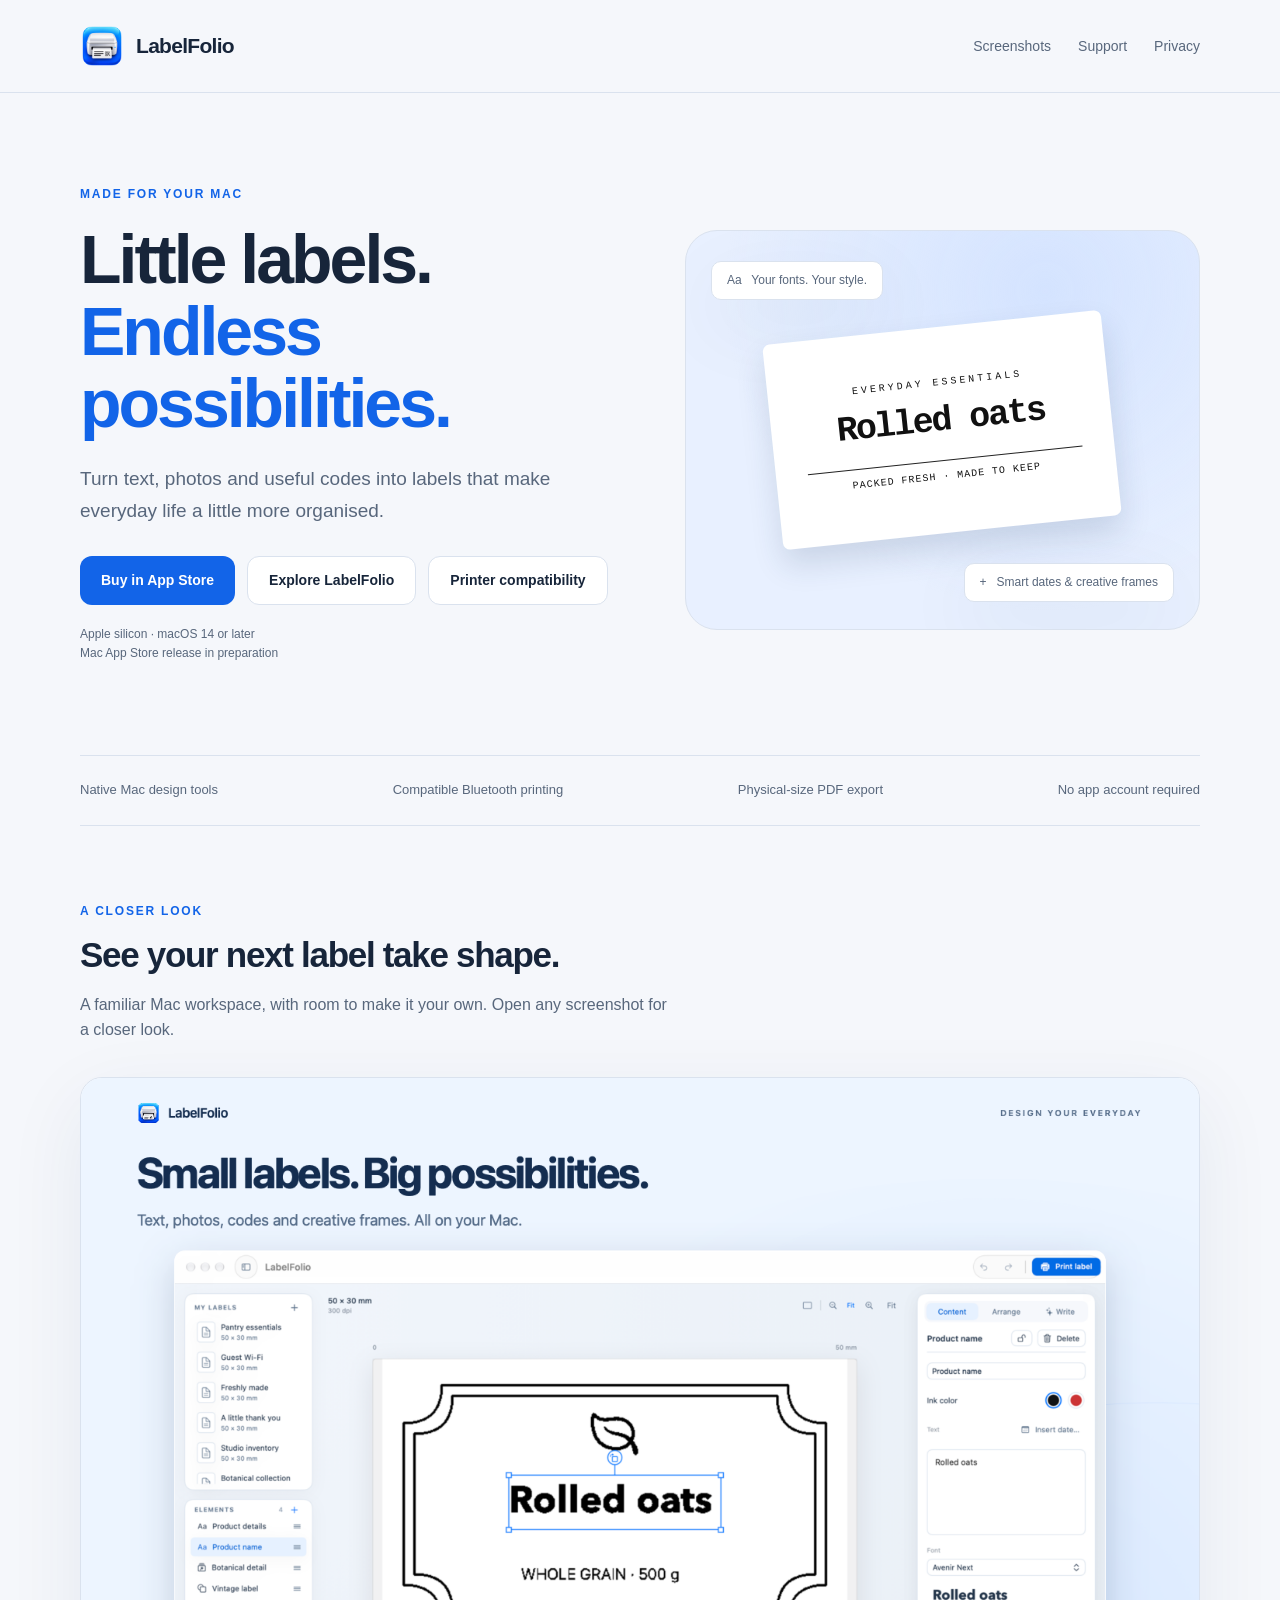
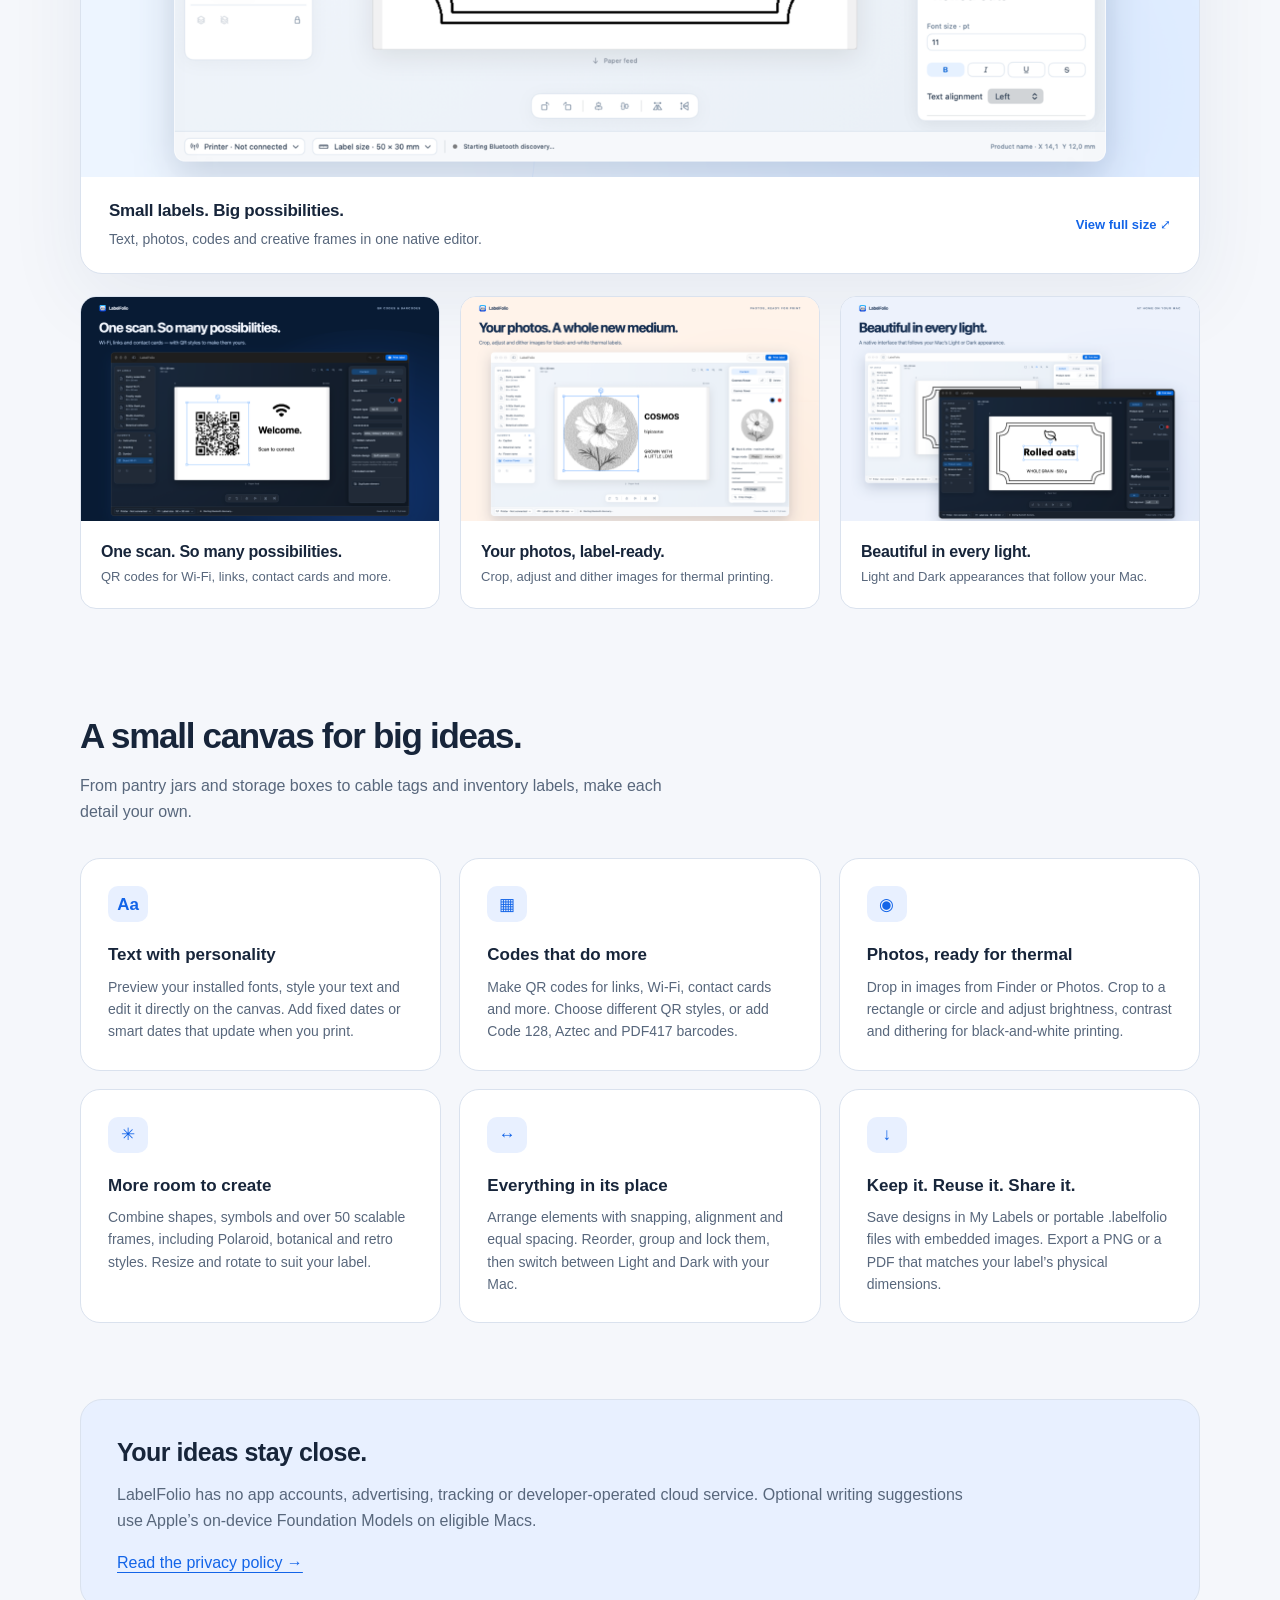
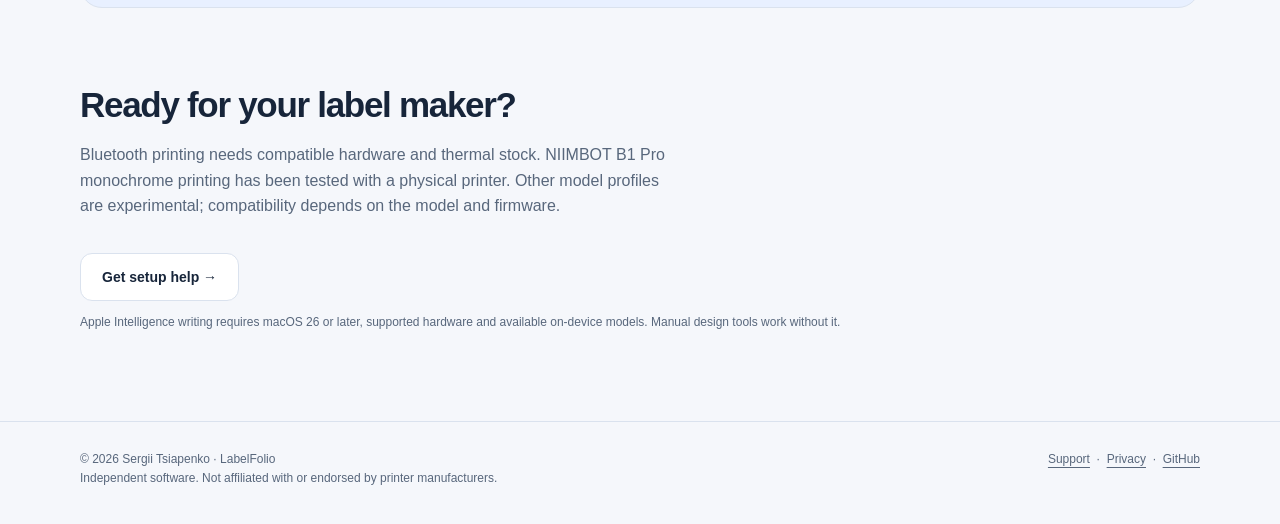
<file: index.html>
<!doctype html>
<html lang="en"><head><meta charset="utf-8"><meta name="viewport" content="width=device-width,initial-scale=1"><title>LabelFolio — Label Maker for Mac</title><meta name="description" content="Design thermal labels on your Mac with text, photos, QR codes, barcodes and creative frames. Print to compatible Bluetooth printers or export a physical-size PDF."><meta name="theme-color" content="#1264e8"><link rel="canonical" href="https://mosher23.github.io/LabelFolio/"><link rel="icon" href="app-icon.png"><link rel="stylesheet" href="styles.css?v=20261027-2"><script src="screenshots.js" defer></script></head>
<body><a class="skip" href="#main">Skip to content</a><header><nav class="wrap" aria-label="Main navigation"><a class="brand" href="./"><img src="app-icon.png" alt="" width="44" height="44">LabelFolio</a><div class="links"><a href="#screenshots">Screenshots</a><a href="support.html">Support</a><a href="privacy.html">Privacy</a></div></nav></header>
<main id="main" class="wrap"><section class="hero"><div><div class="eyebrow">Made for your Mac</div><h1>Little labels.<br><span>Endless possibilities.</span></h1><p class="lead">Turn text, photos and useful codes into labels that make everyday life a little more organised.</p><div class="actions"><a class="button" href="https://apps.apple.com/app/id6827127862?mt=12">Buy in App Store</a><a class="button secondary" href="#screenshots">Explore LabelFolio</a><a class="button secondary" href="support.html">Printer compatibility</a></div><p class="fine">Apple silicon · macOS 14 or later<br>Mac App Store release in preparation</p></div><div class="stage" role="img" aria-label="Illustrative pantry label reading Everyday essentials, Rolled oats, Packed fresh, with text and smart date tool badges"><div class="chip top">Aa &nbsp; Your fonts. Your style.</div><div class="label"><span class="tag">Everyday essentials</span><strong>Rolled oats</strong><span class="rule"></span><span class="detail">PACKED FRESH · MADE TO KEEP</span></div><div class="chip bottom">+ &nbsp; Smart dates &amp; creative frames</div></div></section>
<div class="strip"><span>Native Mac design tools</span><span>Compatible Bluetooth printing</span><span>Physical-size PDF export</span><span>No app account required</span></div>
<section id="screenshots" class="section screenshot-section" aria-labelledby="screenshots-title">
<div class="eyebrow">A closer look</div>
<h2 id="screenshots-title">See your next label take shape.</h2>
<p class="section-intro">A familiar Mac workspace, with room to make it your own. Open any screenshot for a closer look.</p>
<figure class="screenshot-feature">
<a class="screenshot-link" href="screenshots/design-full.png" data-screenshot aria-haspopup="dialog" aria-controls="screenshot-modal" aria-label="Open full-size screenshot of the LabelFolio editor in a popup"><img src="screenshots/design.png" width="1440" height="900" loading="lazy" decoding="async" alt="LabelFolio in Light appearance, designing a Rolled oats pantry label with a vintage border, font preview and draggable text handles."></a>
<figcaption><div><h3>Small labels. Big possibilities.</h3><p>Text, photos, codes and creative frames in one native editor.</p></div><a href="screenshots/design-full.png" data-screenshot aria-haspopup="dialog" aria-controls="screenshot-modal" aria-label="View the label designer screenshot full size in a popup">View full size <span aria-hidden="true">⤢</span></a></figcaption>
</figure>
<div class="screenshot-grid">
<figure class="screenshot-card"><a class="screenshot-link" href="screenshots/qr-codes-full.png" data-screenshot aria-haspopup="dialog" aria-controls="screenshot-modal" aria-label="Open full-size Wi-Fi QR code screenshot in a popup"><img src="screenshots/qr-codes.png" width="1440" height="900" loading="lazy" decoding="async" alt="LabelFolio in Dark appearance, creating a guest Wi-Fi label with a QR code and Wi-Fi content settings."></a><figcaption><h3>One scan. So many possibilities.</h3><p>QR codes for Wi-Fi, links, contact cards and more.</p></figcaption></figure>
<figure class="screenshot-card"><a class="screenshot-link" href="screenshots/photo-tools-full.png" data-screenshot aria-haspopup="dialog" aria-controls="screenshot-modal" aria-label="Open full-size photo tools screenshot in a popup"><img src="screenshots/photo-tools.png" width="1440" height="900" loading="lazy" decoding="async" alt="A circular black-and-white cosmos flower label in LabelFolio, with photo dithering, brightness, contrast and cropping controls."></a><figcaption><h3>Your photos, label-ready.</h3><p>Crop, adjust and dither images for thermal printing.</p></figcaption></figure>
<figure class="screenshot-card"><a class="screenshot-link" href="screenshots/light-and-dark-full.png" data-screenshot aria-haspopup="dialog" aria-controls="screenshot-modal" aria-label="Open full-size Light and Dark appearance screenshot in a popup"><img src="screenshots/light-and-dark.png" width="1440" height="900" loading="lazy" decoding="async" alt="The same pantry label in LabelFolio’s Light and Dark appearances, following the Mac’s system setting."></a><figcaption><h3>Beautiful in every light.</h3><p>Light and Dark appearances that follow your Mac.</p></figcaption></figure>
</div></section>
<section id="features" class="section"><h2>A small canvas for big ideas.</h2><p class="section-intro">From pantry jars and storage boxes to cable tags and inventory labels, make each detail your own.</p><div class="grid">
<article class="card"><span class="mark" aria-hidden="true">Aa</span><h3>Text with personality</h3><p>Preview your installed fonts, style your text and edit it directly on the canvas. Add fixed dates or smart dates that update when you print.</p></article>
<article class="card"><span class="mark" aria-hidden="true">▦</span><h3>Codes that do more</h3><p>Make QR codes for links, Wi-Fi, contact cards and more. Choose different QR styles, or add Code 128, Aztec and PDF417 barcodes.</p></article>
<article class="card"><span class="mark" aria-hidden="true">◉</span><h3>Photos, ready for thermal</h3><p>Drop in images from Finder or Photos. Crop to a rectangle or circle and adjust brightness, contrast and dithering for black-and-white printing.</p></article>
<article class="card"><span class="mark" aria-hidden="true">✳</span><h3>More room to create</h3><p>Combine shapes, symbols and over 50 scalable frames, including Polaroid, botanical and retro styles. Resize and rotate to suit your label.</p></article>
<article class="card"><span class="mark" aria-hidden="true">↔</span><h3>Everything in its place</h3><p>Arrange elements with snapping, alignment and equal spacing. Reorder, group and lock them, then switch between Light and Dark with your Mac.</p></article>
<article class="card"><span class="mark" aria-hidden="true">↓</span><h3>Keep it. Reuse it. Share it.</h3><p>Save designs in My Labels or portable .labelfolio files with embedded images. Export a PNG or a PDF that matches your label’s physical dimensions.</p></article>
</div></section>
<section class="callout"><h2>Your ideas stay close.</h2><p>LabelFolio has no app accounts, advertising, tracking or developer-operated cloud service. Optional writing suggestions use Apple’s on-device Foundation Models on eligible Macs.</p><a href="privacy.html">Read the privacy policy →</a></section>
<section class="section"><h2>Ready for your label maker?</h2><p class="section-intro">Bluetooth printing needs compatible hardware and thermal stock. NIIMBOT B1 Pro monochrome printing has been tested with a physical printer. Other model profiles are experimental; compatibility depends on the model and firmware.</p><a class="button secondary" href="support.html">Get setup help →</a><p class="fine">Apple Intelligence writing requires macOS 26 or later, supported hardware and available on-device models. Manual design tools work without it.</p></section></main>
<footer><div class="wrap foot"><span>© 2026 Sergii Tsiapenko · LabelFolio</span><span><a href="support.html">Support</a> &nbsp;·&nbsp; <a href="privacy.html">Privacy</a> &nbsp;·&nbsp; <a href="https://github.com/Mosher23/LabelFolio">GitHub</a></span></div><p class="wrap fine">Independent software. Not affiliated with or endorsed by printer manufacturers.</p></footer><dialog id="screenshot-modal" class="screenshot-modal" aria-labelledby="screenshot-modal-title">
<div class="lightbox-header"><h2 id="screenshot-modal-title">LabelFolio screenshot</h2><div class="lightbox-tools"><button class="lightbox-zoom" type="button" aria-pressed="false" aria-label="Zoom screenshot to actual size">Zoom in</button><button class="lightbox-close" type="button" aria-label="Close screenshot" autofocus>×</button></div></div>
<div class="lightbox-image-wrap"><img id="screenshot-modal-image" alt="" width="2880" height="1800"></div>
<div class="lightbox-footer"><p id="screenshot-modal-counter" aria-live="polite"></p><div class="lightbox-navigation"><button type="button" data-direction="-1" aria-label="Previous screenshot">← Previous</button><button type="button" data-direction="1" aria-label="Next screenshot">Next →</button></div></div>
</dialog>
</body></html>
</file>
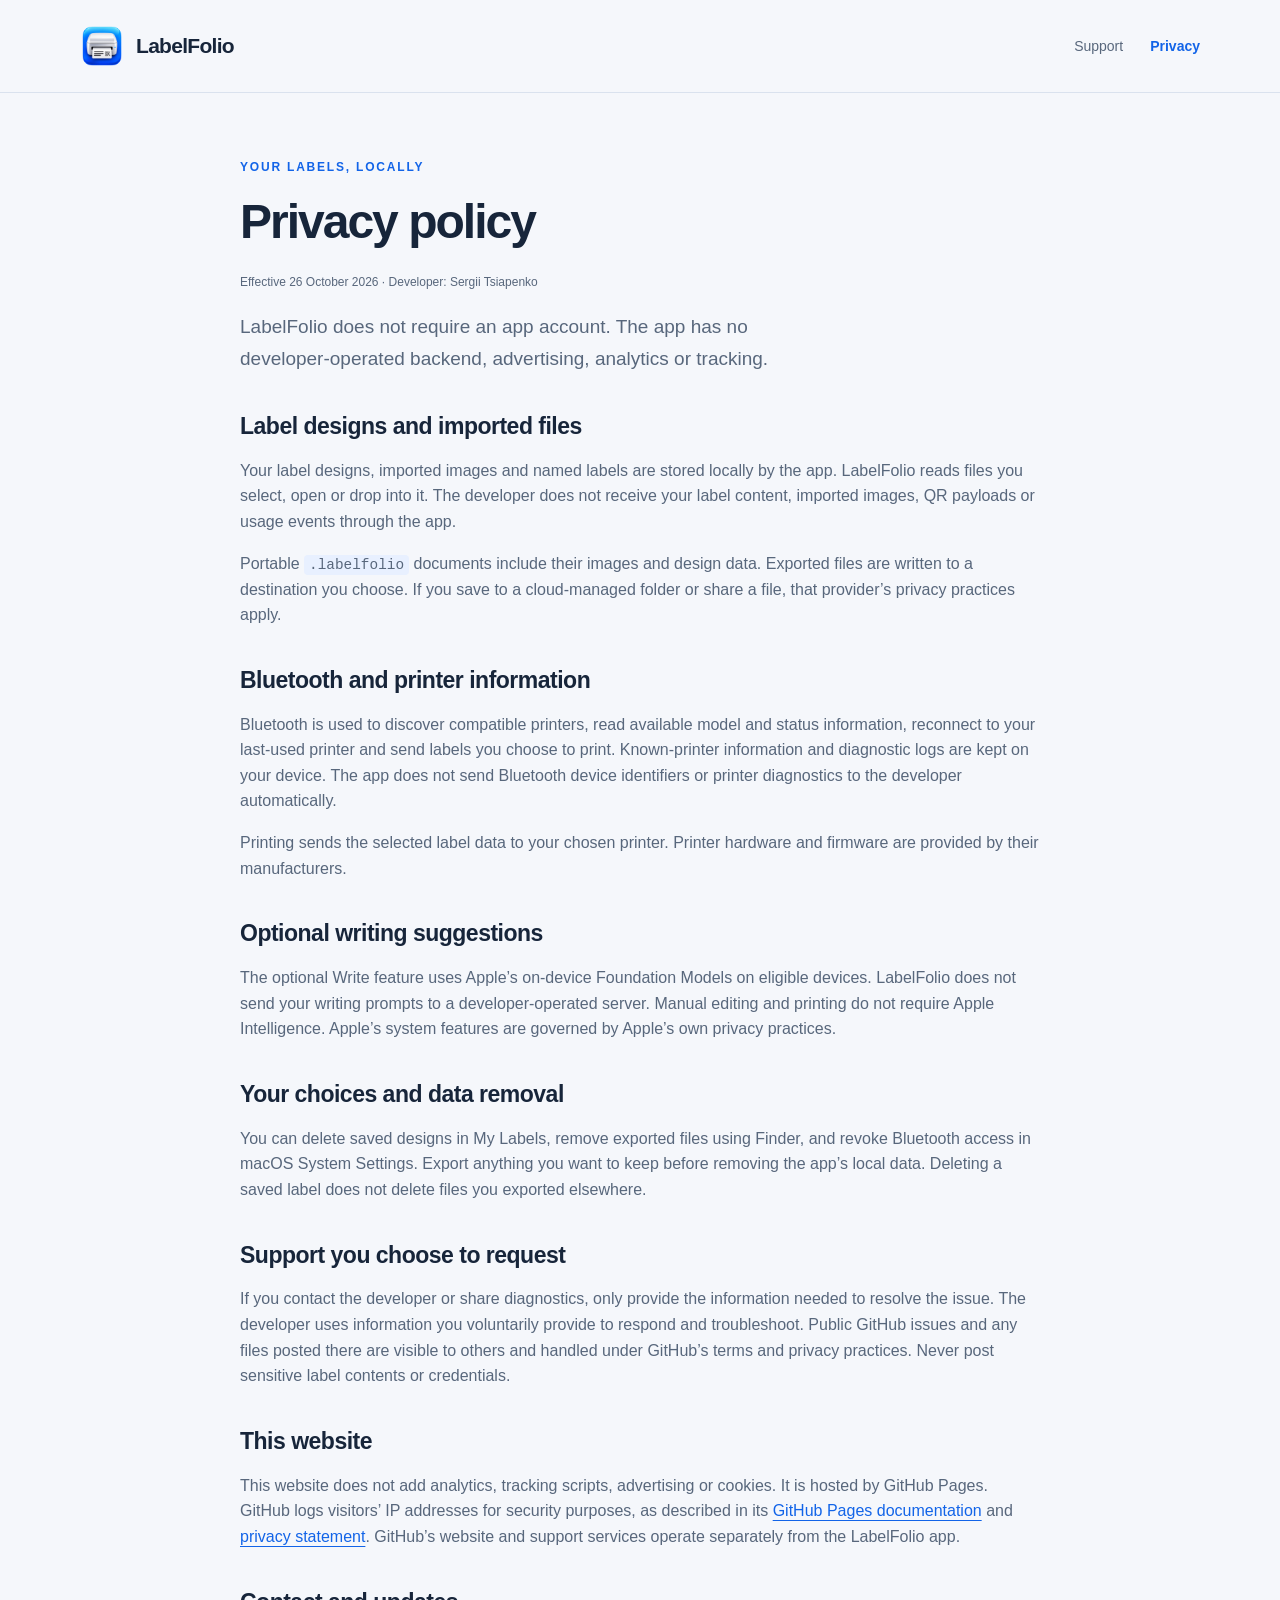
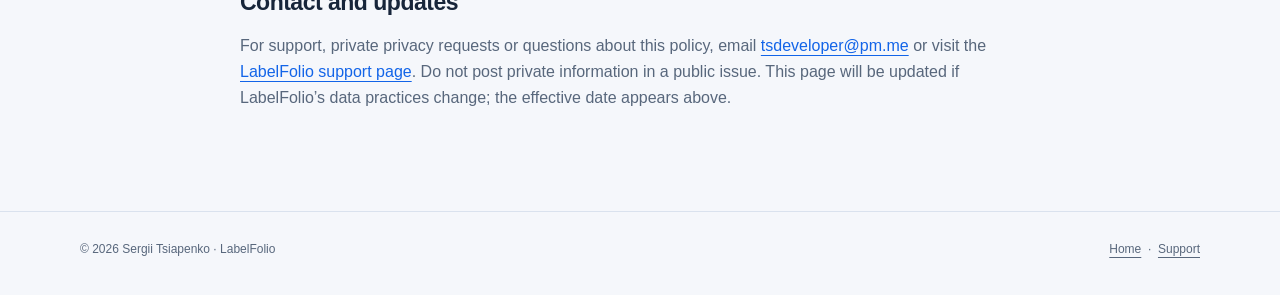
<file: privacy.html>
<!doctype html>
<html lang="en"><head><meta charset="utf-8"><meta name="viewport" content="width=device-width,initial-scale=1"><title>LabelFolio Privacy Policy</title><meta name="description" content="How LabelFolio handles local label designs, images, Bluetooth printing, optional on-device writing and support requests."><link rel="canonical" href="https://mosher23.github.io/LabelFolio/privacy.html"><link rel="icon" href="app-icon.png"><link rel="stylesheet" href="styles.css"></head><body><a class="skip" href="#main">Skip to content</a><header><nav class="wrap" aria-label="Main navigation"><a class="brand" href="./"><img src="app-icon.png" width="44" height="44" alt="">LabelFolio</a><div class="links"><a href="support.html">Support</a><a aria-current="page" href="privacy.html">Privacy</a></div></nav></header><main id="main" class="wrap page"><div class="eyebrow">Your labels, locally</div><h1>Privacy policy</h1><p class="fine">Effective 26 October 2026 · Developer: Sergii Tsiapenko</p><p class="lead">LabelFolio does not require an app account. The app has no developer-operated backend, advertising, analytics or tracking.</p>
<h2>Label designs and imported files</h2><p>Your label designs, imported images and named labels are stored locally by the app. LabelFolio reads files you select, open or drop into it. The developer does not receive your label content, imported images, QR payloads or usage events through the app.</p><p>Portable <code>.labelfolio</code> documents include their images and design data. Exported files are written to a destination you choose. If you save to a cloud-managed folder or share a file, that provider’s privacy practices apply.</p>
<h2>Bluetooth and printer information</h2><p>Bluetooth is used to discover compatible printers, read available model and status information, reconnect to your last-used printer and send labels you choose to print. Known-printer information and diagnostic logs are kept on your device. The app does not send Bluetooth device identifiers or printer diagnostics to the developer automatically.</p><p>Printing sends the selected label data to your chosen printer. Printer hardware and firmware are provided by their manufacturers.</p>
<h2>Optional writing suggestions</h2><p>The optional Write feature uses Apple’s on-device Foundation Models on eligible devices. LabelFolio does not send your writing prompts to a developer-operated server. Manual editing and printing do not require Apple Intelligence. Apple’s system features are governed by Apple’s own privacy practices.</p>
<h2>Your choices and data removal</h2><p>You can delete saved designs in My Labels, remove exported files using Finder, and revoke Bluetooth access in macOS System Settings. Export anything you want to keep before removing the app’s local data. Deleting a saved label does not delete files you exported elsewhere.</p>
<h2>Support you choose to request</h2><p>If you contact the developer or share diagnostics, only provide the information needed to resolve the issue. The developer uses information you voluntarily provide to respond and troubleshoot. Public GitHub issues and any files posted there are visible to others and handled under GitHub’s terms and privacy practices. Never post sensitive label contents or credentials.</p>
<h2>This website</h2><p>This website does not add analytics, tracking scripts, advertising or cookies. It is hosted by GitHub Pages. GitHub logs visitors’ IP addresses for security purposes, as described in its <a href="https://docs.github.com/en/pages/getting-started-with-github-pages/what-is-github-pages#data-collection">GitHub Pages documentation</a> and <a href="https://docs.github.com/en/site-policy/privacy-policies/github-general-privacy-statement">privacy statement</a>. GitHub’s website and support services operate separately from the LabelFolio app.</p>
<h2>Contact and updates</h2><p>For support, private privacy requests or questions about this policy, email <a href="mailto:tsdeveloper@pm.me">tsdeveloper@pm.me</a> or visit the <a href="support.html#contact">LabelFolio support page</a>. Do not post private information in a public issue. This page will be updated if LabelFolio’s data practices change; the effective date appears above.</p></main><footer><div class="wrap foot"><span>© 2026 Sergii Tsiapenko · LabelFolio</span><span><a href="./">Home</a> &nbsp;·&nbsp; <a href="support.html">Support</a></span></div></footer></body></html>
</file>
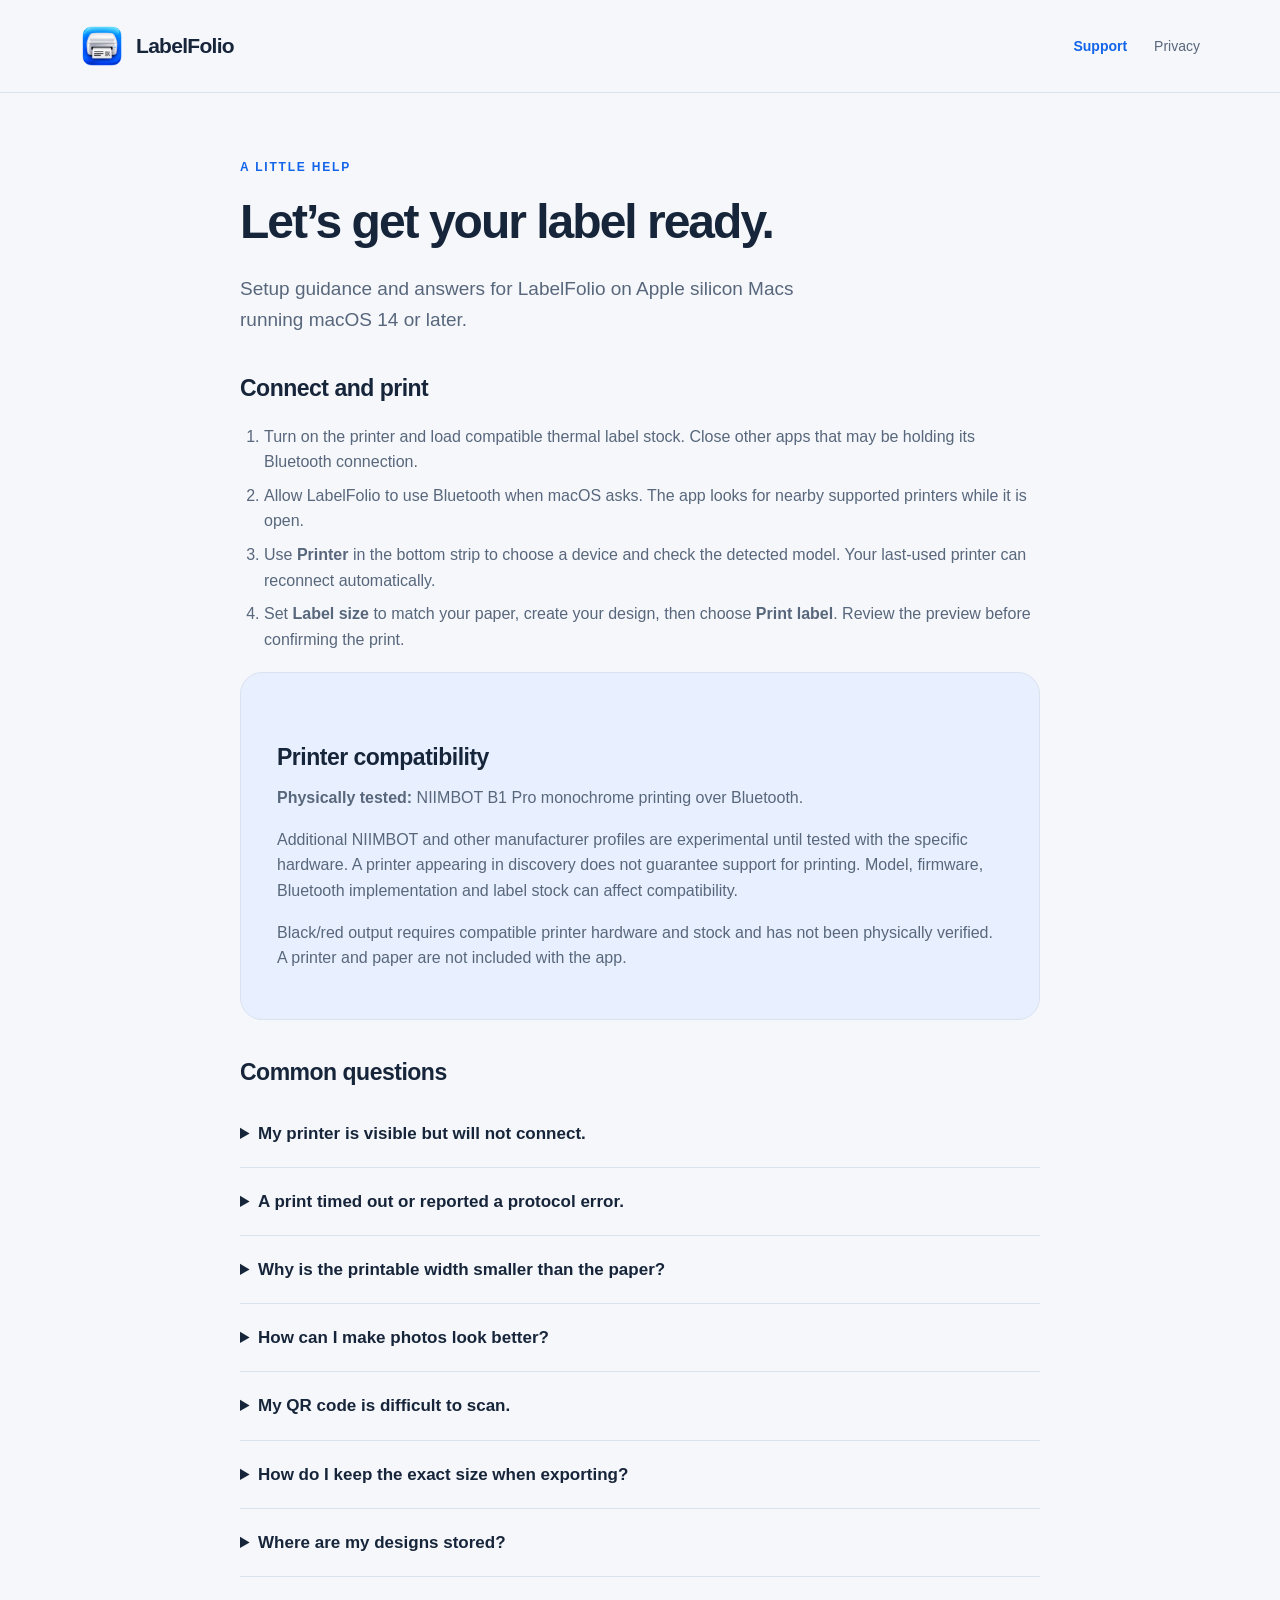
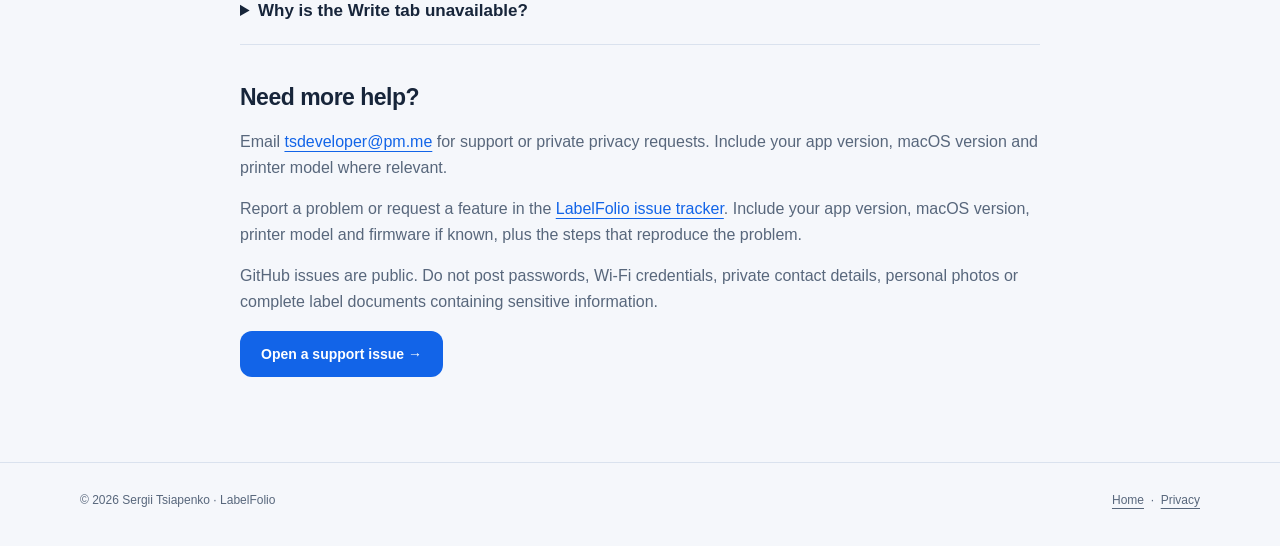
<file: support.html>
<!doctype html>
<html lang="en"><head><meta charset="utf-8"><meta name="viewport" content="width=device-width,initial-scale=1"><title>LabelFolio Support — Setup &amp; Printer Compatibility</title><meta name="description" content="Get help with LabelFolio for Mac: Bluetooth printers, label sizes, image quality, QR codes, documents and PDF export."><link rel="canonical" href="https://mosher23.github.io/LabelFolio/support.html"><link rel="icon" href="app-icon.png"><link rel="stylesheet" href="styles.css"></head><body><a class="skip" href="#main">Skip to content</a><header><nav class="wrap" aria-label="Main navigation"><a class="brand" href="./"><img src="app-icon.png" width="44" height="44" alt="">LabelFolio</a><div class="links"><a aria-current="page" href="support.html">Support</a><a href="privacy.html">Privacy</a></div></nav></header><main id="main" class="wrap page"><div class="eyebrow">A little help</div><h1>Let’s get your label ready.</h1><p class="lead">Setup guidance and answers for LabelFolio on Apple silicon Macs running macOS 14 or later.</p>
<h2>Connect and print</h2><ol><li>Turn on the printer and load compatible thermal label stock. Close other apps that may be holding its Bluetooth connection.</li><li>Allow LabelFolio to use Bluetooth when macOS asks. The app looks for nearby supported printers while it is open.</li><li>Use <strong>Printer</strong> in the bottom strip to choose a device and check the detected model. Your last-used printer can reconnect automatically.</li><li>Set <strong>Label size</strong> to match your paper, create your design, then choose <strong>Print label</strong>. Review the preview before confirming the print.</li></ol>
<section class="callout"><h2>Printer compatibility</h2><p><strong>Physically tested:</strong> NIIMBOT B1 Pro monochrome printing over Bluetooth.</p><p>Additional NIIMBOT and other manufacturer profiles are experimental until tested with the specific hardware. A printer appearing in discovery does not guarantee support for printing. Model, firmware, Bluetooth implementation and label stock can affect compatibility.</p><p>Black/red output requires compatible printer hardware and stock and has not been physically verified. A printer and paper are not included with the app.</p></section>
<h2>Common questions</h2>
<details><summary>My printer is visible but will not connect.</summary><p>Make sure it is awake, nearby and not connected to another phone or app. Check LabelFolio’s access in System Settings → Privacy &amp; Security → Bluetooth. Restart the printer, then select it in the Printer menu. After a deliberate disconnect, select it manually or relaunch LabelFolio to resume automatic reconnection.</p></details>
<details><summary>A print timed out or reported a protocol error.</summary><p>Check the paper before retrying: the printer may already have printed the label. Confirm the model and loaded stock. Open Help → Diagnostic to inspect the connection details. Share only the relevant lines after checking them for personal information.</p></details>
<details><summary>Why is the printable width smaller than the paper?</summary><p>The thermal print head may be narrower than the label stock. Use the paper’s physical size for the label and the detected printer’s printable area for artwork. Content outside that area is clipped when printed.</p></details>
<details><summary>How can I make photos look better?</summary><p>Select the image, choose Photo mode and adjust brightness and contrast. Dithering represents shading with black dots. Artwork / QR mode suits high-contrast graphics. Crop tightly around your subject and use a larger placement for more detail; a thermal printer cannot reproduce full-colour photo quality.</p></details>
<details><summary>My QR code is difficult to scan.</summary><p>Keep a clear white margin around it, avoid overlapping other artwork, and increase its physical size. Shorter content usually creates a simpler code. Test the printed result with the scanner you intend to use, especially with decorative styles.</p></details>
<details><summary>How do I keep the exact size when exporting?</summary><p>Set the label dimensions first, then export a PDF. Its page matches those dimensions. When printing the PDF from another application, choose actual size or 100% and matching paper; a “fit to page” option changes the physical size.</p></details>
<details><summary>Where are my designs stored?</summary><p>My Labels stores named designs locally. Save a portable <code>.labelfolio</code> document to a location you choose for backup or sharing. Images are embedded in the document. Files saved to a cloud-managed folder follow that provider’s settings.</p></details>
<details><summary>Why is the Write tab unavailable?</summary><p>Select a single Text element. Writing suggestions require an eligible Mac, macOS 26 or later, Apple Intelligence enabled and available on-device models. All manual editing tools work without Apple Intelligence.</p></details>
<h2 id="contact">Need more help?</h2><p>Email <a href="mailto:tsdeveloper@pm.me">tsdeveloper@pm.me</a> for support or private privacy requests. Include your app version, macOS version and printer model where relevant.</p><p>Report a problem or request a feature in the <a href="https://github.com/Mosher23/LabelFolio/issues">LabelFolio issue tracker</a>. Include your app version, macOS version, printer model and firmware if known, plus the steps that reproduce the problem.</p><p>GitHub issues are public. Do not post passwords, Wi-Fi credentials, private contact details, personal photos or complete label documents containing sensitive information.</p><a class="button" href="https://github.com/Mosher23/LabelFolio/issues/new">Open a support issue →</a></main><footer><div class="wrap foot"><span>© 2026 Sergii Tsiapenko · LabelFolio</span><span><a href="./">Home</a> &nbsp;·&nbsp; <a href="privacy.html">Privacy</a></span></div></footer></body></html>
</file>
<file: styles.css>
@charset "UTF-8";
:root{color-scheme:light dark;--bg:#f5f7fb;--surface:#fff;--ink:#17253a;--muted:#58677c;--line:#dae2ee;--blue:#1264e8;--wash:#e8f0ff;--shadow:0 24px 80px #233c6112;font-family:-apple-system,BlinkMacSystemFont,"Segoe UI",sans-serif;font-synthesis:none}
*{box-sizing:border-box}body{margin:0;background:var(--bg);color:var(--ink);line-height:1.6}a{color:var(--blue);text-underline-offset:4px}a:hover{text-decoration-thickness:2px}a:focus-visible,summary:focus-visible{outline:3px solid var(--blue);outline-offset:5px;border-radius:4px}.wrap{width:min(1120px,calc(100% - 48px));margin:auto}header{border-bottom:1px solid var(--line)}nav{min-height:92px;display:flex;align-items:center;justify-content:space-between;gap:20px}.brand{display:flex;gap:12px;align-items:center;text-decoration:none;color:var(--ink);font-size:21px;font-weight:750;letter-spacing:-.7px}.brand img{width:44px;height:44px;border-radius:11px}.links{display:flex;gap:27px;align-items:center}.links a{font-size:14px;text-decoration:none;color:var(--muted)}.links a[aria-current=page]{color:var(--blue);font-weight:650}.hero{display:grid;grid-template-columns:1.05fr 1fr;align-items:center;gap:64px;padding:92px 0 80px}.eyebrow{color:var(--blue);font-size:12px;font-weight:750;letter-spacing:1.8px;text-transform:uppercase}h1{font-size:clamp(42px,5.4vw,68px);line-height:1.06;letter-spacing:-3px;margin:19px 0 24px;font-weight:760}h1 span{color:var(--blue)}.lead{font-size:19px;color:var(--muted);max-width:590px;line-height:1.65}.actions{display:flex;gap:12px;flex-wrap:wrap;margin:30px 0 20px}.button{display:inline-flex;align-items:center;justify-content:center;padding:12px 21px;border-radius:12px;background:var(--blue);color:white;text-decoration:none;font-size:14px;font-weight:650}.button.secondary{background:var(--surface);color:var(--ink);border:1px solid var(--line)}.fine{font-size:12px;color:var(--muted)}.stage{position:relative;min-height:400px;display:grid;place-items:center;background:radial-gradient(circle at 70% 15%,#c4d9ff8c,transparent 65%),var(--wash);border:1px solid var(--line);border-radius:32px;overflow:hidden;padding:42px 28px}.label{background:#fff;color:#111;box-shadow:0 16px 30px #233c6126;transform:rotate(-6deg);width:100%;max-width:340px;padding:30px 32px;border-radius:7px;font-family:ui-monospace,SFMono-Regular,monospace;text-align:center;aspect-ratio:1.65;display:flex;flex-direction:column;justify-content:center}.label .tag{font-size:10px;letter-spacing:3px;text-transform:uppercase}.label strong{font-size:35px;letter-spacing:-2px;line-height:1.15;padding:10px 0}.label .rule{height:1px;background:#222;margin:8px 0}.label .detail{font-size:10px;letter-spacing:1px}.chip{position:absolute;background:var(--surface);border:1px solid var(--line);padding:9px 15px;border-radius:10px;box-shadow:var(--shadow);font-size:12px;color:var(--muted)}.chip.top{top:30px;left:25px}.chip.bottom{bottom:27px;right:25px}.strip{display:flex;justify-content:space-between;gap:20px;padding:24px 0;border-top:1px solid var(--line);border-bottom:1px solid var(--line);color:var(--muted);font-size:13px}.section{padding:76px 0}.section h2{font-size:35px;letter-spacing:-1.3px;line-height:1.2;margin:0 0 16px}.section-intro{max-width:600px;color:var(--muted);margin:0 0 34px}.grid{display:grid;grid-template-columns:repeat(3,1fr);gap:18px}.card{background:var(--surface);border:1px solid var(--line);padding:27px;border-radius:20px}.card .mark{display:inline-flex;align-items:center;justify-content:center;background:var(--wash);color:var(--blue);height:36px;min-width:40px;border-radius:10px;font-size:17px;font-weight:700;padding:0 8px}.card h3{font-size:17px;margin:22px 0 9px;line-height:1.3}.card p{color:var(--muted);font-size:14px;margin:0}.callout{background:var(--wash);border:1px solid var(--line);padding:32px 36px;border-radius:22px}.callout h2{font-size:25px;margin:0 0 10px;letter-spacing:-.5px}.callout p{color:var(--muted);max-width:850px;margin:0 0 16px}.page{max-width:800px;padding:65px 0 85px}.page h1{font-size:48px;letter-spacing:-2px;line-height:1.1}.page h2{font-size:23px;line-height:1.3;margin:38px 0 12px;letter-spacing:-.5px}.page p,.page li{color:var(--muted)}.page .lead{font-size:19px}.page ul,.page ol{padding-left:24px}.page li{padding:4px 0}.page code{font-family:ui-monospace,monospace;font-size:.9em;background:var(--wash);padding:2px 5px;border-radius:4px}details{border-bottom:1px solid var(--line);padding:20px 0}summary{cursor:pointer;font-weight:650;font-size:17px}details p{padding:0 0 0 20px}footer{border-top:1px solid var(--line);padding:28px 0 36px;font-size:12px;color:var(--muted)}.foot{display:flex;justify-content:space-between;gap:24px;flex-wrap:wrap}.foot a{color:var(--muted)}.skip{position:fixed;top:-100px;left:20px;z-index:20;background:var(--surface);padding:12px}.skip:focus{top:10px}
@media(prefers-color-scheme:dark){:root{--bg:#121923;--surface:#1b2532;--ink:#e9eff8;--muted:#acb9cc;--line:#2c394c;--blue:#7db0ff;--wash:#192c46;--shadow:0 24px 80px #0003}.button{background:#2674eb;color:#fff}.stage{background:radial-gradient(circle at 70% 15%,#24538b66,transparent 65%),var(--wash)}}
@media(max-width:760px){.wrap{width:calc(100% - 36px)}nav{min-height:78px;gap:12px}.links{gap:16px}.links a{font-size:13px}.brand{font-size:19px}.brand img{width:36px;height:36px}.hero{grid-template-columns:1fr;gap:34px;padding:50px 0 42px}h1{letter-spacing:-2px;max-width:500px}.lead{font-size:17px}.stage{min-height:325px}.strip{flex-wrap:wrap;justify-content:flex-start;gap:12px 25px}.grid{grid-template-columns:1fr}.section{padding:50px 0}.section h2{font-size:29px}.card{padding:24px}.card h3{margin-top:15px}.page{padding-top:42px}.page h1{font-size:39px}.callout{padding:25px}.foot{gap:14px}}

/* Native app screenshot gallery. */
#screenshots{scroll-margin-top:28px}.screenshot-section .eyebrow{margin-bottom:13px}.screenshot-section{padding-bottom:30px}.screenshot-feature,.screenshot-card{margin:0;overflow:hidden;border:1px solid var(--line);border-radius:22px;background:var(--surface)}.screenshot-feature{box-shadow:var(--shadow)}.screenshot-link{display:block;line-height:0;overflow:hidden}.screenshot-link img{display:block;width:100%;height:auto;aspect-ratio:8/5;object-fit:contain}.screenshot-link:focus-visible{outline-offset:-5px}.screenshot-feature figcaption{display:flex;justify-content:space-between;align-items:center;gap:24px;padding:23px 28px}.screenshot-feature h3,.screenshot-card h3{font-size:17px;line-height:1.35;margin:0 0 5px;letter-spacing:-.25px}.screenshot-feature p,.screenshot-card p{margin:0;font-size:14px;color:var(--muted)}.screenshot-feature figcaption>a{font-size:13px;font-weight:650;white-space:nowrap;text-decoration:none}.screenshot-grid{display:grid;grid-template-columns:repeat(3,minmax(0,1fr));gap:20px;margin-top:22px}.screenshot-card{border-radius:16px}.screenshot-card figcaption{padding:20px}.screenshot-card h3{font-size:16px}.screenshot-card p{font-size:13px;line-height:1.6}.screenshot-link:hover{filter:brightness(1.025)}
@media(max-width:760px){.screenshot-grid{grid-template-columns:1fr;gap:20px}.screenshot-feature figcaption{align-items:flex-start;flex-direction:column;gap:13px;padding:20px}.screenshot-section{padding-bottom:12px}.links{gap:12px}.links a{font-size:12px}.brand{gap:8px}.brand img{width:32px;height:32px}}
@media(max-width:380px){nav{flex-wrap:wrap;padding-block:15px}.links{margin-left:auto}.screenshot-feature,.screenshot-card{border-radius:14px}}

/* Accessible screenshot popup; native dialog provides focus trapping and Escape. */
.screenshot-open{overflow:hidden}.screenshot-modal{width:min(1440px,calc(100% - 48px));max-width:none;max-height:calc(100dvh - 48px);padding:0;border:1px solid var(--line);border-radius:18px;background:var(--surface);color:var(--ink);box-shadow:0 30px 100px #0005;overflow:auto}.screenshot-modal::backdrop{background:rgba(6,15,28,.83);backdrop-filter:blur(10px)}.lightbox-header{display:flex;align-items:center;justify-content:space-between;gap:20px;padding:15px 19px;border-bottom:1px solid var(--line)}.lightbox-header h2{font-size:16px;line-height:1.4;font-weight:650;letter-spacing:-.25px;margin:0}.lightbox-close,.lightbox-navigation button{font:inherit;color:var(--ink);background:var(--bg);border:1px solid var(--line);border-radius:9px;cursor:pointer}.lightbox-close{font-size:25px;line-height:1;width:36px;height:36px;flex-shrink:0}.lightbox-image-wrap{display:flex;align-items:center;justify-content:center;min-height:0;background:var(--bg)}.lightbox-image-wrap img{display:block;width:auto;height:auto;max-width:100%;max-height:calc(100dvh - 195px);object-fit:contain}.lightbox-footer{display:flex;align-items:center;justify-content:space-between;gap:20px;padding:13px 19px;border-top:1px solid var(--line)}.lightbox-footer p{font-size:13px;color:var(--muted);margin:0}.lightbox-navigation{display:flex;gap:9px}.lightbox-navigation button{font-size:13px;padding:8px 12px}.lightbox-close:hover,.lightbox-navigation button:hover{background:var(--wash)}button:focus-visible{outline:3px solid var(--blue);outline-offset:3px}
@media(max-width:600px){.screenshot-modal{width:calc(100% - 20px);max-height:calc(100dvh - 20px);border-radius:13px}.lightbox-header{padding:12px;gap:12px}.lightbox-header h2{font-size:14px}.lightbox-image-wrap img{max-height:calc(100dvh - 170px)}.lightbox-footer{padding:12px;gap:12px}.lightbox-navigation button{padding:9px 10px}.lightbox-navigation{gap:7px}}
.lightbox-tools{display:flex;align-items:center;gap:10px}.lightbox-zoom{font:inherit;font-size:13px;padding:8px 12px;border:1px solid var(--line);border-radius:9px;background:var(--bg);color:var(--ink);cursor:pointer;white-space:nowrap}.lightbox-zoom:hover{background:var(--wash)}.screenshot-modal.is-zoomed .lightbox-image-wrap{display:block;overflow:auto;max-height:calc(100dvh - 195px);overscroll-behavior:contain}.screenshot-modal.is-zoomed .lightbox-image-wrap img{width:2880px;max-width:none;max-height:none}
@media(max-width:600px){.screenshot-modal.is-zoomed .lightbox-image-wrap{max-height:calc(100dvh - 170px)}.lightbox-tools{gap:6px}.lightbox-zoom{padding:8px;font-size:12px}}
/* Reserve the fitted image area while the full-resolution file downloads. */
.lightbox-image-wrap{height:min(900px,calc(100dvh - 195px),calc((100vw - 48px)*.625))}.screenshot-modal.is-zoomed .lightbox-image-wrap{height:calc(100dvh - 195px)}
@media(max-width:600px){.lightbox-image-wrap{height:min(calc(100dvh - 170px),calc((100vw - 20px)*.625))}.screenshot-modal.is-zoomed .lightbox-image-wrap{height:calc(100dvh - 170px)}}
</file>
